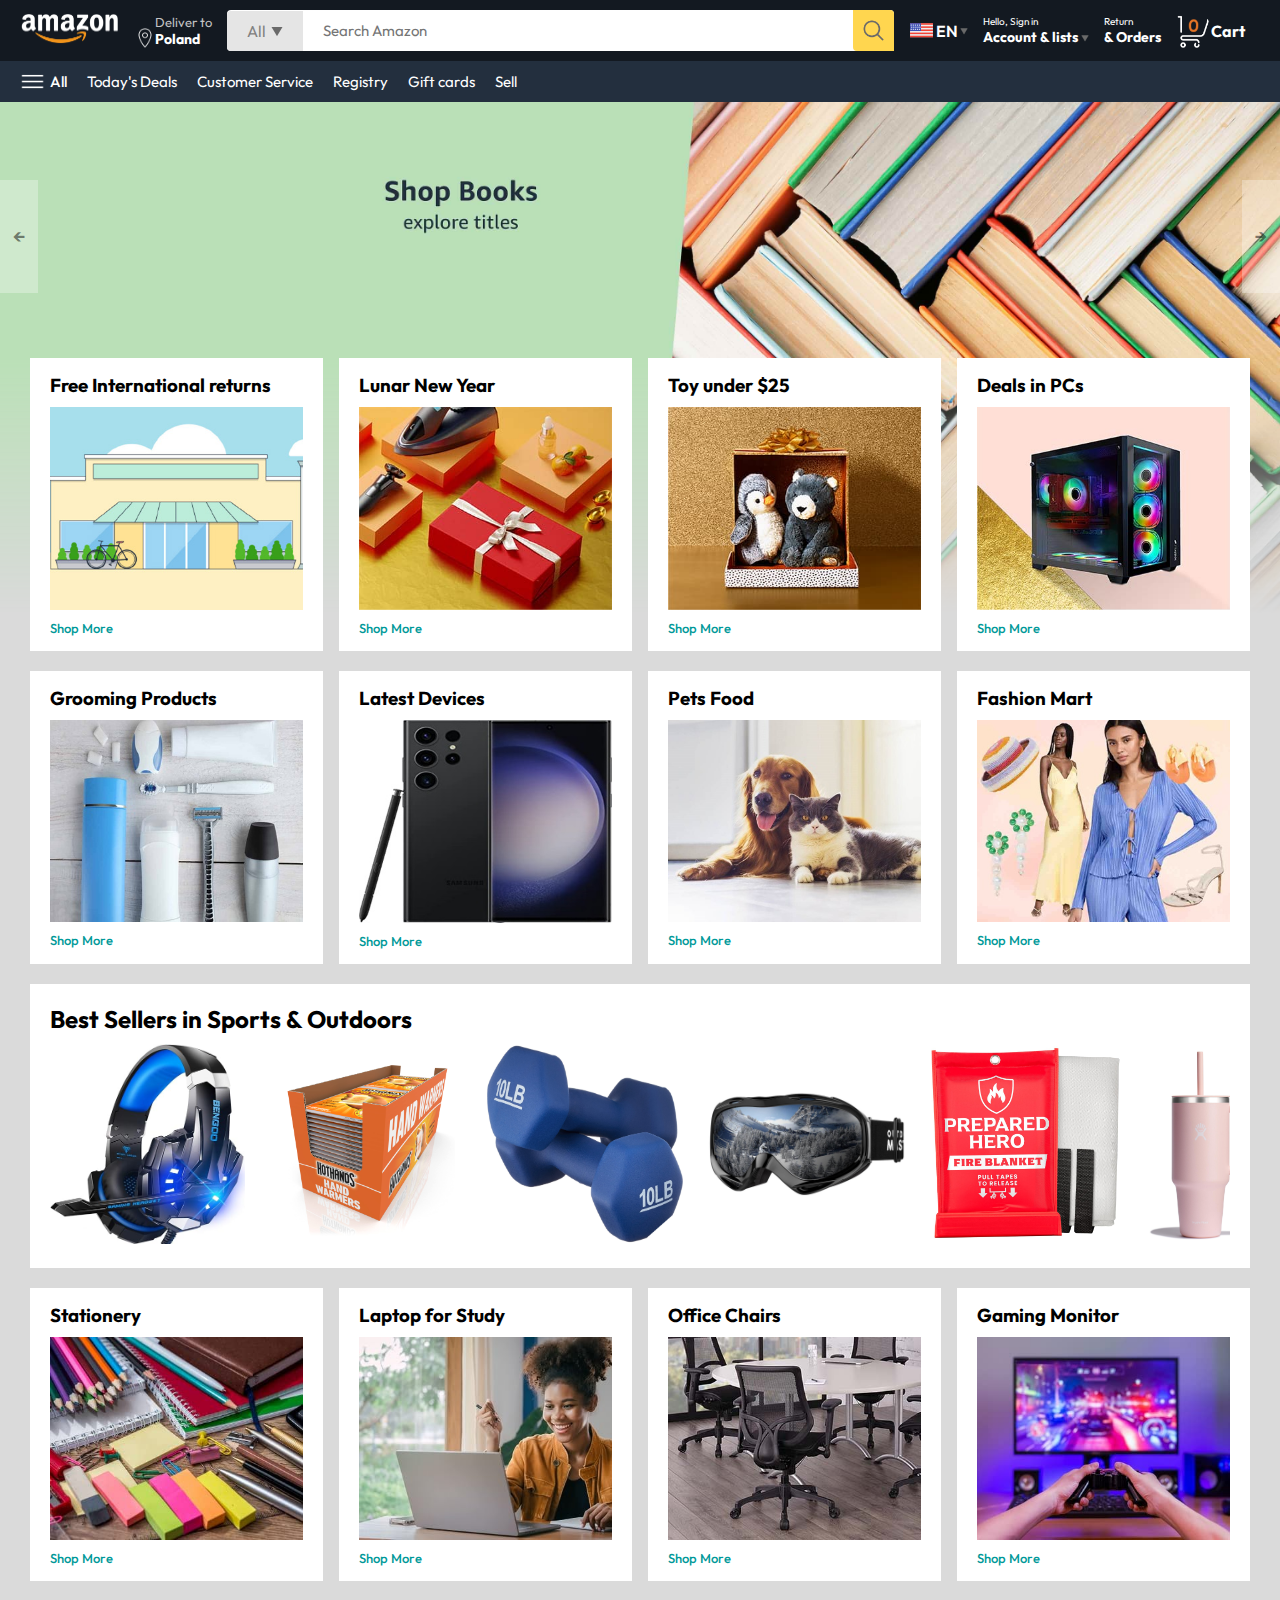
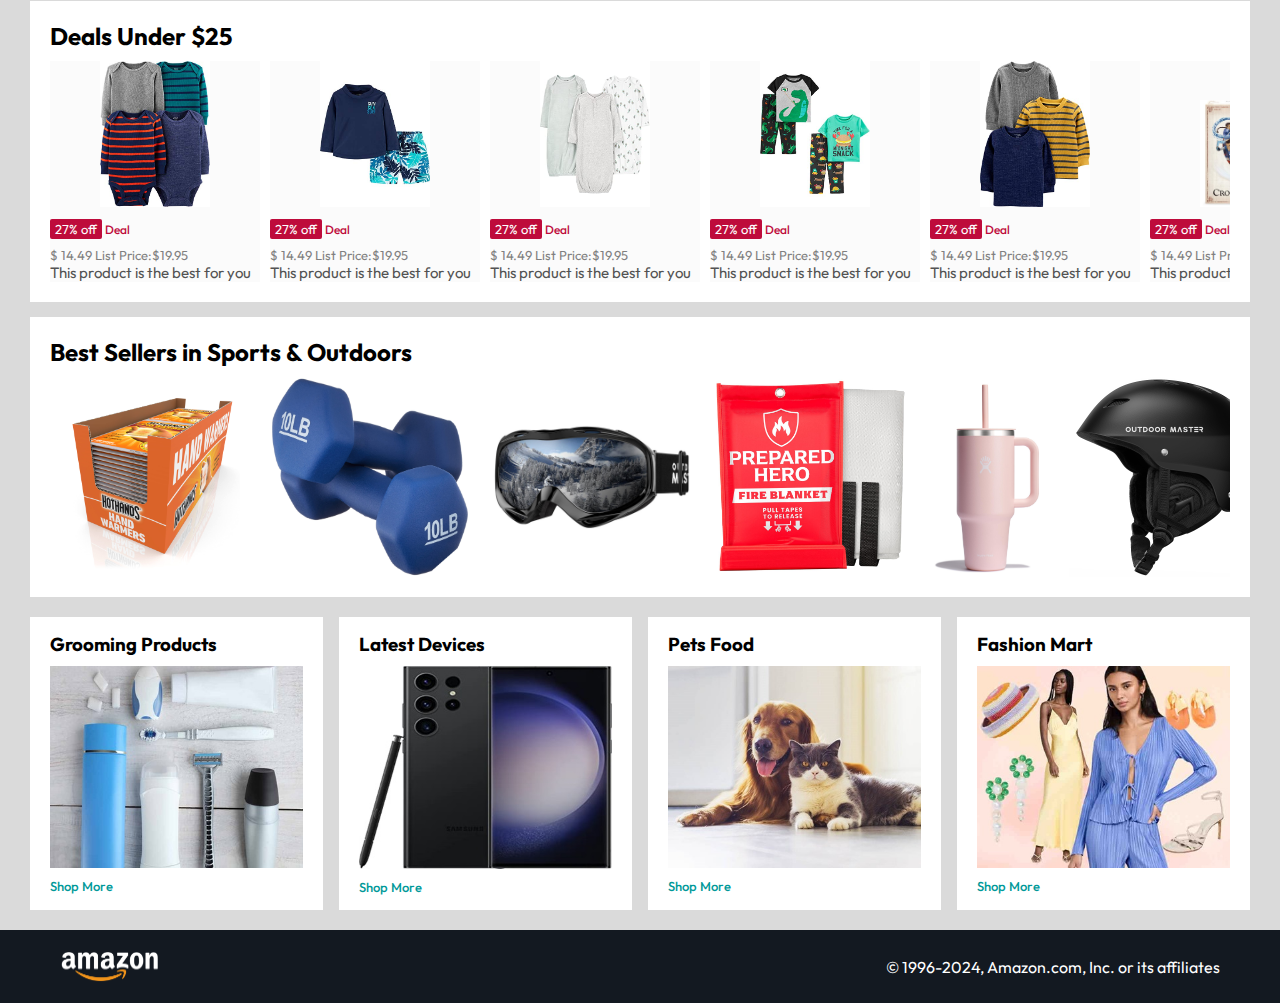
<file: index.html>
<!DOCTYPE html>
<html lang="en">

<head>
  <meta charset="UTF-8">
  <meta name="viewport" content="width=device-width, initial-scale=1.0">
  <meta name="google-site-verification" content="9UgR4Y1hCX5KnWYcCtBpdIIQM1XiqNJwWxtJFroRDK0" />
  <title>Amazon Clone</title>
  <link rel="stylesheet" href="./style.css">
</head>

<body>

  <!-- Navbar -->
  <nav>
    <a href="/"><img src="./assets/amazon_logo.png" width="100" alt=""></a>
    <div class="nav-country">
      <img src="./assets/location_icon.png" height="20px" alt="">
      <div>
        <p>Deliver to</p>
        <h1>Poland</h1>
      </div>
    </div>
    <div class="nav-search">
      <div class="nav-search-category">
        <p>All</p>
        <img src="./assets/dropdown_icon.png" height="12px" alt="">
      </div>
      <input type="text" class="nav-search-input" placeholder="Search Amazon">
      <img src="./assets/search_icon.png" class="nav-search-icon" alt="">
    </div>
    <div class="nav-language">
      <img src="./assets/us_flag.png" width="25px" alt="">
      <p>EN</p>
      <img src="./assets/dropdown_icon.png" width="8px" alt="">
    </div>
    <div class="nav-text">
      <p>Hello, Sign in</p>
      <h1>
        Account & lists
        <img src="./assets/dropdown_icon.png" width="8px" alt="">
      </h1>
    </div>
    <div class="nav-text">
      <p>Return</p>
      <h1>& Orders</h1>
    </div>
    <a href="" class="nav-cart">
      <img src="./assets/cart_icon.png" width="35px" alt="">
      <h4>Cart</h4>
    </a>
  </nav>

  <!-- Nav Bottom section -->
  <div class="nav-bottom">
    <div>
      <img src="./assets/menu_icon.png" width="25px" alt="">
      <p>All</p>
    </div>
    <p>Today's Deals</p>
    <p>Customer Service</p>
    <p>Registry</p>
    <p>Gift cards</p>
    <p>Sell</p>
  </div>

  <!-- Header Slider -->
  <div class="header-slider">
    <a href="#" class="control-prev">&#8592</a>
    <a href="#" class="control-next">&#8594</a>
    <ul>
      <img src="./assets/header1.jpg" class="header-img" alt="">
      <img src="./assets/header2.jpg" class="header-img" alt="">
      <img src="./assets/header3.jpg" class="header-img" alt="">
      <img src="./assets/header4.jpg" class="header-img" alt="">
      <img src="./assets/header5.jpg" class="header-img" alt="">
      <img src="./assets/header6.jpg" class="header-img" alt="">
    </ul>
  </div>

  <!-- 1st Box Row -->
  <div class="box-row header-box">
    <div class="box-col">
      <h3>Free International returns</h3>
      <img src="./assets/box1-1.jpg" alt="">
      <a href="/">Shop More</a>
    </div>
    <div class="box-col">
      <h3>Lunar New Year</h3>
      <img src="./assets/box1-2.jpg" alt="">
      <a href="/">Shop More</a>
    </div>
    <div class="box-col">
      <h3>Toy under $25</h3>
      <img src="./assets/box1-3.jpg" alt="">
      <a href="/">Shop More</a>
    </div>
    <div class="box-col">
      <h3>Deals in PCs</h3>
      <img src="./assets/box1-4.jpg" alt="">
      <a href="/">Shop More</a>
    </div>
  </div>

  <!-- 2nd Row Box -->
  <div class="box-row">
    <div class="box-col">
      <h3>Grooming Products</h3>
      <img src="./assets/box2-1.jpg" alt="">
      <a href="/">Shop More</a>
    </div>
    <div class="box-col">
      <h3>Latest Devices</h3>
      <img src="./assets/box2-2.jpg" alt="">
      <a href="/">Shop More</a>
    </div>
    <div class="box-col">
      <h3>Pets Food</h3>
      <img src="./assets/box2-3.jpg" alt="">
      <a href="/">Shop More</a>
    </div>
    <div class="box-col">
      <h3>Fashion Mart</h3>
      <img src="./assets/box2-4.jpg" alt="">
      <a href="/">Shop More</a>
    </div>
  </div>

  <!-- Products slider - 1 -->
  <div class="products-slider">
    <h2>Best Sellers in Sports & Outdoors</h2>
    <div class="products">
      <a href="/product.html">
      <img src="./assets/product_img.jpg" alt="">
    </a>
      <img src="./assets/product1-1.jpg" alt="">
      <img src="./assets/product1-2.jpg" alt="">
      <img src="./assets/product1-3.jpg" alt="">
      <img src="./assets/product1-4.jpg" alt="">
      <img src="./assets/product1-5.jpg" alt="">
      <img src="./assets/product1-6.jpg" alt="">
      <img src="./assets/product1-7.jpg" alt="">
      <img src="./assets/product1-8.jpg" alt="">
      <img src="./assets/product1-9.jpg" alt="">
      <img src="./assets/product1-10.jpg" alt="">
    </div>
  </div>

  <!-- 3rd Box Row -->
  <div class="box-row">
    <div class="box-col">
      <h3>Stationery</h3>
      <img src="./assets/box3-1.jpg" alt="">
      <a href="/">Shop More</a>
    </div>
    <div class="box-col">
      <h3>Laptop for Study</h3>
      <img src="./assets/box3-2.jpg" alt="">
      <a href="/">Shop More</a>
    </div>
    <div class="box-col">
      <h3>Office Chairs</h3>
      <img src="./assets/box3-3.jpg" alt="">
      <a href="/">Shop More</a>
    </div>
    <div class="box-col">
      <h3>Gaming Monitor</h3>
      <img src="./assets/box3-4.jpg" alt="">
      <a href="/">Shop More</a>
    </div>
  </div>

  <!-- Products slider with price -->
  <div class="products-slider-with-price">
    <h2>Deals Under $25</h2>
    <div class="products">
      <div class="product-card">
        <div class="product-img-container">
          <img src="./assets/product2-1.jpg" alt="">
        </div>
        <div class="product-offer">
          <p>27% off</p> <span>Deal</span>
        </div>
        <p class="product-price">$ <span>14.49</span> List Price:$19.95</p>
        <h4>This product is the best for you</h4>
      </div>
      <div class="product-card">
        <div class="product-img-container">
          <img src="./assets/product2-2.jpg" alt="">
        </div>
        <div class="product-offer">
          <p>27% off</p> <span>Deal</span>
        </div>
        <p class="product-price">$ <span>14.49</span> List Price:$19.95</p>
        <h4>This product is the best for you</h4>
      </div>
      <div class="product-card">
        <div class="product-img-container">
          <img src="./assets/product2-3.jpg" alt="">
        </div>
        <div class="product-offer">
          <p>27% off</p> <span>Deal</span>
        </div>
        <p class="product-price">$ <span>14.49</span> List Price:$19.95</p>
        <h4>This product is the best for you</h4>
      </div>
      <div class="product-card">
        <div class="product-img-container">
          <img src="./assets/product2-4.jpg" alt="">
        </div>
        <div class="product-offer">
          <p>27% off</p> <span>Deal</span>
        </div>
        <p class="product-price">$ <span>14.49</span> List Price:$19.95</p>
        <h4>This product is the best for you</h4>
      </div>
      <div class="product-card">
        <div class="product-img-container">
          <img src="./assets/product2-5.jpg" alt="">
        </div>
        <div class="product-offer">
          <p>27% off</p> <span>Deal</span>
        </div>
        <p class="product-price">$ <span>14.49</span> List Price:$19.95</p>
        <h4>This product is the best for you</h4>
      </div>
      <div class="product-card">
        <div class="product-img-container">
          <img src="./assets/product2-6.jpg" alt="">
        </div>
        <div class="product-offer">
          <p>27% off</p> <span>Deal</span>
        </div>
        <p class="product-price">$ <span>14.49</span> List Price:$19.95</p>
        <h4>This product is the best for you</h4>
      </div>
      <div class="product-card">
        <div class="product-img-container">
          <img src="./assets/product2-7.jpg" alt="">
        </div>
        <div class="product-offer">
          <p>27% off</p> <span>Deal</span>
        </div>
        <p class="product-price">$ <span>14.49</span> List Price:$19.95</p>
        <h4>This product is the best for you</h4>
      </div>
      <div class="product-card">
        <div class="product-img-container">
          <img src="./assets/product2-8.jpg" alt="">
        </div>
        <div class="product-offer">
          <p>27% off</p> <span>Deal</span>
        </div>
        <p class="product-price">$ <span>14.49</span> List Price:$19.95</p>
        <h4>This product is the best for you</h4>
      </div>
      <div class="product-card">
        <div class="product-img-container">
          <img src="./assets/product2-9.jpg" alt="">
        </div>
        <div class="product-offer">
          <p>27% off</p> <span>Deal</span>
        </div>
        <p class="product-price">$ <span>14.49</span> List Price:$19.95</p>
        <h4>This product is the best for you</h4>
      </div>
      <div class="product-card">
        <div class="product-img-container">
          <img src="./assets/product2-10.jpg" alt="">
        </div>
        <div class="product-offer">
          <p>27% off</p> <span>Deal</span>
        </div>
        <p class="product-price">$ <span>14.49</span> List Price:$19.95</p>
        <h4>This product is the best for you</h4>
      </div>
      <div class="product-card">
        <div class="product-img-container">
          <img src="./assets/product2-11.jpg" alt="">
        </div>
        <div class="product-offer">
          <p>27% off</p> <span>Deal</span>
        </div>
        <p class="product-price">$ <span>14.49</span> List Price:$19.95</p>
        <h4>This product is the best for you</h4>
      </div>
    </div>
  </div>

<!------------Products slider - 2-------------->

  <div class="products-slider">
    <h2>Best Sellers in Sports & Outdoors</h2>
    <div class="products">
      <img src="./assets/product1-1.jpg" alt="">
      <img src="./assets/product1-2.jpg" alt="">
      <img src="./assets/product1-3.jpg" alt="">
      <img src="./assets/product1-4.jpg" alt="">
      <img src="./assets/product1-5.jpg" alt="">
      <img src="./assets/product1-6.jpg" alt="">
      <img src="./assets/product1-7.jpg" alt="">
      <img src="./assets/product1-8.jpg" alt="">
      <img src="./assets/product1-9.jpg" alt="">
      <img src="./assets/product1-10.jpg" alt="">
    </div>
  </div>

<!-----------Box row-4------------>

<div class="box-row">
  <div class="box-col">
    <h3>Grooming Products</h3>
    <img src="./assets/box2-1.jpg" alt="">
    <a href="/">Shop More</a>
  </div>
  <div class="box-col">
    <h3>Latest Devices</h3>
    <img src="./assets/box2-2.jpg" alt="">
    <a href="/">Shop More</a>
  </div>
  <div class="box-col">
    <h3>Pets Food</h3>
    <img src="./assets/box2-3.jpg" alt="">
    <a href="/">Shop More</a>
  </div>
  <div class="box-col">
    <h3>Fashion Mart</h3>
    <img src="./assets/box2-4.jpg" alt="">
    <a href="/">Shop More</a>
  </div>
</div>

<!------------footer----------->
  <footer>
    <img src="./assets/amazon_logo.png" width="100" alt="">
    <p>© 1996-2024, Amazon.com, Inc. or its affiliates</p>
  </footer>

  <script src="./script.js"></script>
</body>

</html>
</file>
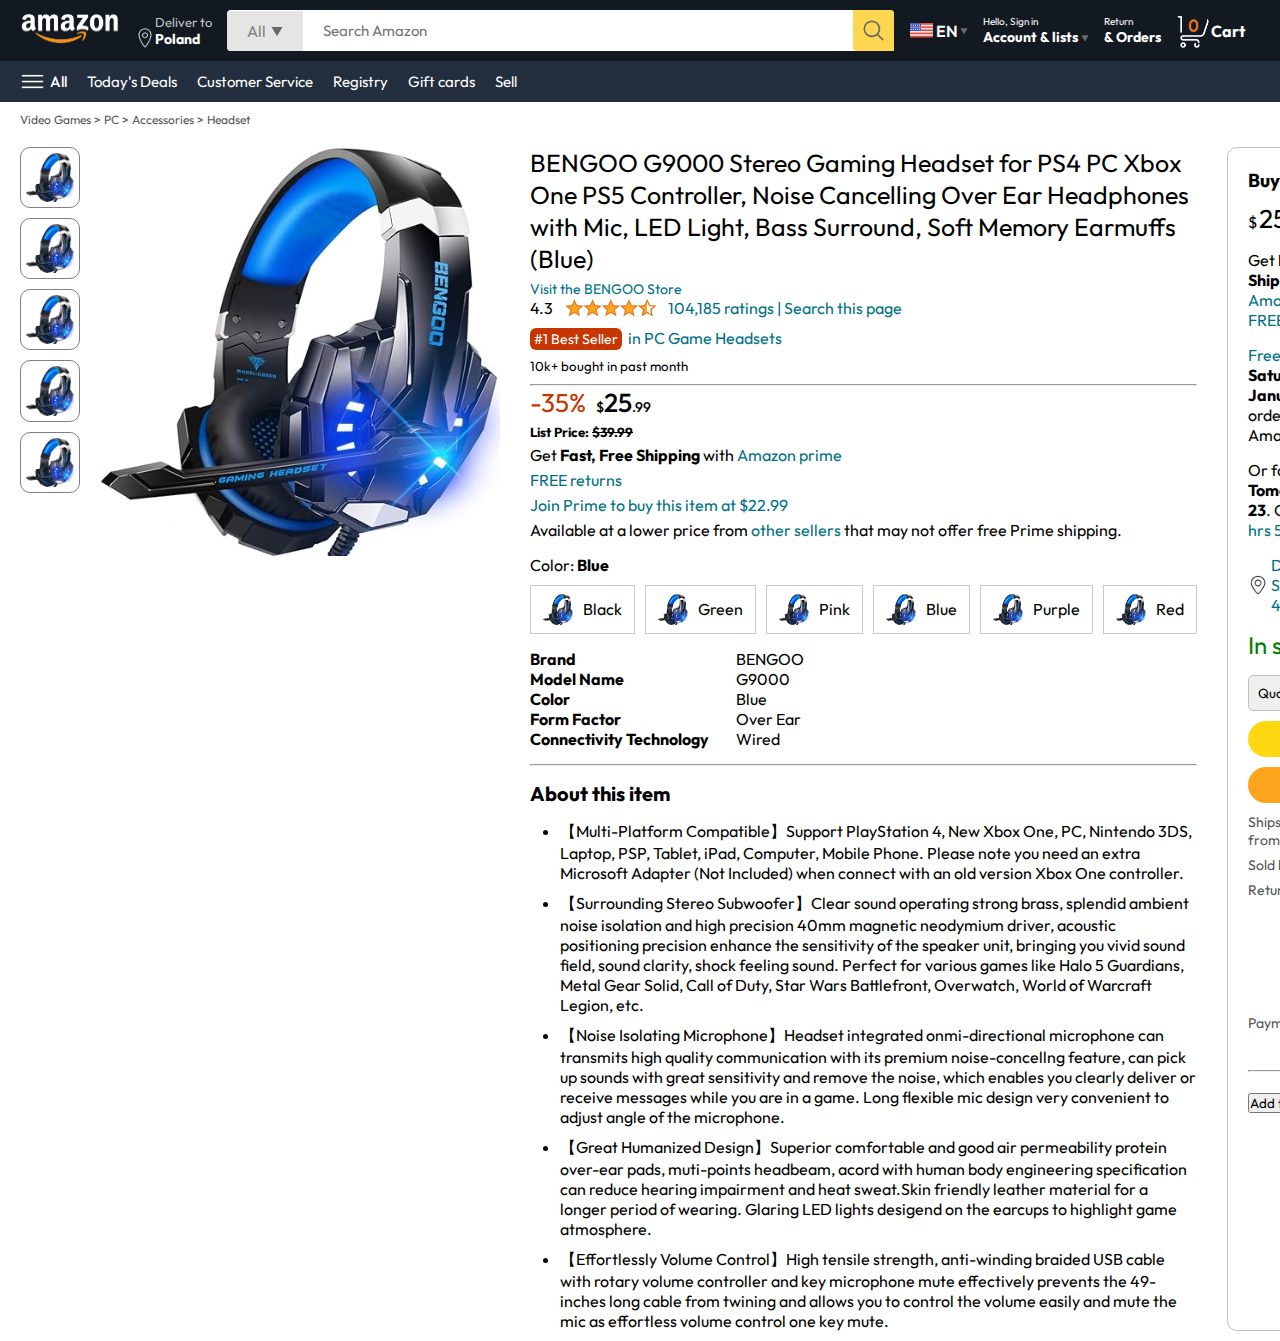
<file: product.html>
<!DOCTYPE html>
<html lang="en">
  <head>
    <meta charset="UTF-8" />
    <meta name="viewport" content="width=device-width, initial-scale=1.0" />
    <title>Product Page</title>
    <link rel="stylesheet" href="./style.css" />
    <link rel="stylesheet" href="./Product.css" />
  </head>
  <body>
    <!-- Navbar -->
    <nav>
      <a href="/"><img src="./assets/amazon_logo.png" width="100" alt="" /></a>
      <div class="nav-country">
        <img src="./assets/location_icon.png" height="20px" alt="" />
        <div>
          <p>Deliver to</p>
          <h1>Poland</h1>
        </div>
      </div>
      <div class="nav-search">
        <div class="nav-search-category">
          <p>All</p>
          <img src="./assets/dropdown_icon.png" height="12px" alt="" />
        </div>
        <input
          type="text"
          class="nav-search-input"
          placeholder="Search Amazon"
        />
        <img src="./assets/search_icon.png" class="nav-search-icon" alt="" />
      </div>
      <div class="nav-language">
        <img src="./assets/us_flag.png" width="25px" alt="" />
        <p>EN</p>
        <img src="./assets/dropdown_icon.png" width="8px" alt="" />
      </div>
      <div class="nav-text">
        <p>Hello, Sign in</p>
        <h1>
          Account & lists
          <img src="./assets/dropdown_icon.png" width="8px" alt="" />
        </h1>
      </div>
      <div class="nav-text">
        <p>Return</p>
        <h1>& Orders</h1>
      </div>
      <a href="" class="nav-cart">
        <img src="./assets/cart_icon.png" width="35px" alt="" />
        <h4>Cart</h4>
      </a>
    </nav>

    <!-- Nav Bottom section -->
    <div class="nav-bottom">
      <div>
        <img src="./assets/menu_icon.png" width="25px" alt="" />
        <p>All</p>
      </div>
      <p>Today's Deals</p>
      <p>Customer Service</p>
      <p>Registry</p>
      <p>Gift cards</p>
      <p>Sell</p>
    </div>

    <!-----------Breadcrum------------->
    <p class="breadcrum">Video Games > PC > Accessories > Headset</p>
    <div class="product-display">
      <div class="product-d-image">
        <div class="product-icons">
          <img src="./assets/product_img.jpg" width="60" alt="" />
          <img src="./assets/product_img.jpg" width="60" alt="" />
          <img src="./assets/product_img.jpg" width="60" alt="" />
          <img src="./assets/product_img.jpg" width="60" alt="" />
          <img src="./assets/product_img.jpg" width="60" alt="" />
        </div>
        <div class="product-main-image">
          <img src="./assets/product_img.jpg" width="400" alt="" />
        </div>
      </div>
      <div class="product-d-details">
        <p class="product-title">
          BENGOO G9000 Stereo Gaming Headset for PS4 PC Xbox One PS5 Controller,
          Noise Cancelling Over Ear Headphones with Mic, LED Light, Bass
          Surround, Soft Memory Earmuffs (Blue)
        </p>
        <p class="brand-store">Visit the BENGOO Store</p>
        <div class="product-rating">
          <div>
            <div>
              4.3 <img src="./assets/rating_img.png" height="20px" alt="" />
            </div>
            <p>104,185 ratings | Search this page</p>
          </div>
          <p><span>#1 Best Seller</span>in PC Game Headsets</p>
          <h5>10k+ bought in past month</h5>
          <hr />
        </div>
        <div class="product-d-price">
          <div>
            <p>-35%</p>
            <h1>$<span>25</span>.99</h1>
          </div>
          <h5>List Price: <span>$39.99</span></h5>
          <p>Get <b>Fast, Free Shipping</b> with <span>Amazon prime</span></p>
          <p><span>FREE returns</span></p>
          <p><span>Join Prime to buy this item at $22.99</span></p>
          <p>
            Available at a lower price from <span>other sellers </span>that may
            not offer free Prime shipping.
          </p>
        </div>
        <div class="product-color-selection">
          <p>Color: <b>Blue</b></p>
          <div class="product-color-option">
            <div class="option">
              <img src="./assets/product_img.jpg" alt="" width="30px" />
              <p>Black</p>
            </div>
            <div class="option">
              <img src="./assets/product_img.jpg" alt="" width="30px" />
              <p>Green</p>
            </div>
            <div class="option">
              <img src="./assets/product_img.jpg" alt="" width="30px" />
              <p>Pink</p>
            </div>
            <div class="option">
              <img src="./assets/product_img.jpg" alt="" width="30px" />
              <p>Blue</p>
            </div>
            <div class="option">
              <img src="./assets/product_img.jpg" alt="" width="30px" />
              <p>Purple</p>
            </div>
            <div class="option">
              <img src="./assets/product_img.jpg" alt="" width="30px" />
              <p>Red</p>
            </div>
          </div>
        </div>
        <div class="product-info">
          <p><b>Brand</b></p>
          <p>BENGOO</p>
          <p><b>Model Name</b></p>
          <p>G9000</p>
          <p><b>Color</b></p>
          <p>Blue</p>
          <p><b>Form Factor</b></p>
          <p>Over Ear</p>
          <p><b>Connectivity Technology</b></p>
          <p>Wired</p>
        </div>
        <hr />
        <div class="product-discription">
          <h1>About this item</h1>
          <ul>
            <li>
              【Multi-Platform Compatible】Support PlayStation 4, New Xbox One,
              PC, Nintendo 3DS, Laptop, PSP, Tablet, iPad, Computer, Mobile
              Phone. Please note you need an extra Microsoft Adapter (Not
              Included) when connect with an old version Xbox One controller.
            </li>
            <li>
              【Surrounding Stereo Subwoofer】Clear sound operating strong
              brass, splendid ambient noise isolation and high precision 40mm
              magnetic neodymium driver, acoustic positioning precision enhance
              the sensitivity of the speaker unit, bringing you vivid sound
              field, sound clarity, shock feeling sound. Perfect for various
              games like Halo 5 Guardians, Metal Gear Solid, Call of Duty, Star
              Wars Battlefront, Overwatch, World of Warcraft Legion, etc.
            </li>
            <li>
              【Noise Isolating Microphone】Headset integrated onmi-directional
              microphone can transmits high quality communication with its
              premium noise-concellng feature, can pick up sounds with great
              sensitivity and remove the noise, which enables you clearly
              deliver or receive messages while you are in a game. Long flexible
              mic design very convenient to adjust angle of the microphone.
            </li>
            <li>
              【Great Humanized Design】Superior comfortable and good air
              permeability protein over-ear pads, muti-points headbeam, acord
              with human body engineering specification can reduce hearing
              impairment and heat sweat.Skin friendly leather material for a
              longer period of wearing. Glaring LED lights desigend on the
              earcups to highlight game atmosphere.
            </li>
            <li>
              【Effortlessly Volume Control】High tensile strength, anti-winding
              braided USB cable with rotary volume controller and key microphone
              mute effectively prevents the 49-inches long cable from twining
              and allows you to control the volume easily and mute the mic as
              effortless volume control one key mute.
            </li>
          </ul>
        </div>
      </div>
      <div class="product-d-purchase">
        <div class="title">
          <h3>Buy New:</h3>
          <img src="./assets/circle_icon.png" alt="" width="20px" />
        </div>
        <h1 class="price">$<span>25</span>.99</h1>
        <div class="gap">
          <p>Get <b>Fast, Free Shipping</b> with <span>Amazon Prime</span></p>
          <p><span>FREE Returns</span></p>
        </div>
        <div class="gap">
          <p><span>Free Delivery</span> <b>Saturday</b>,</p>
          <p><b>January 27</b> on orders shipped by Amazon over $35</p>
        </div>
        <div class="gap">
          <p>
            Or fastest delivery <b>Tomorrow</b>, <b>January 23</b>. Order within
            <span>10 hrs 56 mins</span>
          </p>
        </div>
        <div class="delivery-location">
          <img src="./assets/location_icon_dark.png" alt="" width="20px" />
          <p><span>Deliver to Sobiekursk, 05-480</span></p>
        </div>
        <h2 class="product-stock">In stock</h2>
        <select class="product-quantity">
          <option value="1">Quantity: 1</option>
          <option value="1">Quantity: 2</option>
          <option value="1">Quantity: 3</option>
        </select>
        <button class="btn">Add to Cart</button>
        <button class="btn product-buy">Buy Now</button>
        <div class="product-seller-info">
          <p>Ships from</p>
          <p><span>Amazon</span></p>
          <p>Sold by</p>
          <p><span>Bengoo Inc</span></p>
          <p>Returns</p>
          <p>
            <span
              >Eligible for Return, Refund or Replacement within 30 days of
              receipt</span
            >
          </p>
          <p>Payment</p>
          <p><span>Secure transaction</span></p>
        </div>
        <hr />
        <button>Add to List</button>
      </div>
    </div>
  </body>
</html>
</file>
<file: style.css>
/* ----------------Goggle Font-------------------- */
@import url("https://fonts.googleapis.com/css2?family=Outfit:wght@100..900&display=swap");

/* ----------------Universal selector--------------- */

* {
  padding: 0;
  margin: 0;
  box-sizing: border-box;
  font-family: "Outfit", sans-serif;
}

body {
  background: #dadada;
}
a {
  text-decoration: none;
  color: inherit;
}

/* ----------------Navbar------------------ */

nav {
  display: flex;
  align-items: center;
  justify-content: space-between;
  background: #131921;
  padding: 10px 20px;
  color: #fff;
}
.nav-country {
  display: flex;
  align-items: end;
  margin-left: 15px;
  font-size: 13px;
  color: #c4c4c4;
}
.nav-country h1 {
  color: #fff;
  font-size: 14px;
}
.nav-search {
  flex: 1;
  display: flex;
  align-items: center;
  background: white;
  color: gray;
  max-width: 1000px;
  border-radius: 4px;
  margin-left: 15px;
}
.nav-search-category {
  display: flex;
  align-items: center;
  padding: 10px 20px;
  gap: 5px;
  background: #e5e5e5;
  border-radius: 4px 0 0 4px;
}
.nav-search-input {
  border: none;
  outline: none;
  padding-left: 20px;
  width: 100%;
  font-size: 15px;
}
.nav-search-icon {
  max-width: 41px;
  padding: 8px;
  background: #ffd64f;
  border-radius: 0 4px 0 4px;
}
.nav-language {
  display: flex;
  align-items: center;
  gap: 2px;
  font-weight: 600;
  margin-left: 15px;
}
.nav-text {
  margin-left: 15px;
}
.nav-text p {
  font-size: 10px;
}
.nav-text h1 {
  font-size: 14px;
}
.nav-cart {
  display: flex;
  align-items: center;
  margin: 0px 15px;
}

/* ---------------Nav Bottom Section------------------ */

.nav-bottom {
  display: flex;
  align-items: center;
  gap: 20px;
  padding: 8px 20px;
  background: #232f3e;
  color: white;
  font-size: 15px;
}
.nav-bottom div {
  display: flex;
  align-items: center;
  gap: 5px;
  font-weight: 500;
}

/* ------------header-slider----------- */

.header-slider ul {
  display: flex;
  overflow-y: hidden;
}
.header-img {
  max-width: 100%;
  mask-image: linear-gradient(to bottom, #000000 50%, transparent 100%);
}
.header-slider a {
  position: absolute;
  top: 20%;
  z-index: 1;
  padding: 5vh 1vw;
  background: #ffffff4f;
  color: #0000007b;
  text-decoration: none;
  font-weight: 600;
  font-size: 18px;
  cursor: pointer;
}
.control-next {
  right: 0;
}

/* Box Row */

.box-row {
  display: flex;
  flex-wrap: wrap;
  row-gap: 20px;
  justify-content: space-between;
  margin: 20px 30px;
}
.box-col {
  display: flex;
  flex-direction: column;
  gap: 10px;
  padding: 15px 20px;
  background: #fff;
  max-width: 24%;
  min-height: 200px;
  z-index: 1;
}
.box-col a {
  font-size: 13px;
  color: #009999;
  font-weight: 500;
}
.header-box {
  margin-top: -20vw;
}

/* products-slider */

.products-slider {
  background: white;
  margin: 0 30px;
  padding: 20px;
  margin-bottom: 15px;
}
.products-slider .products {
  display: flex;
  overflow-x: auto;
  gap: 20px;
  margin-top: 10px;
}
.products-slider .products img {
  max-width: 200px;
  max-height: 200px;
}
.products-slider .products::-webkit-scrollbar {
  display: none;
}

/* ---------------Product slide with price---------------- */

.products-slider-with-price {
  background: white;
  margin: 0 30px;
  padding: 20px;
  margin-bottom: 15px;
}
.products-slider-with-price .products {
  display: flex;
  overflow-x: auto;
  gap: 10px;
  margin-top: 10px;
}
.products-slider-with-price .products::-webkit-scrollbar {
  display: none;
}
.product-card {
  display: flex;
  flex-direction: column;
  justify-content: end;
  min-width: 210px;
  background: #fbfbfb;
}
.product-card img {
  width: 110px;
  margin: 0 50px;
}
.product-offer p {
  background: #be0b3b;
  color: white;
  display: inline-block;
  padding: 2px 5px;
  border-radius: 2px;
  margin: 8px 0;
  font-size: 13px;
}
.product-offer span {
  color: #be0b3b;
  font-size: 12px;
  font-weight: 500;
}
.product-price {
  color: gray;
  font-size: 13px;
}
.product-card h4 {
  color: #525252;
  font-size: 15px;
  font-weight: 400;
}

/* ---------footer--------- */
footer {
  display: flex;
  justify-content: space-between;
  align-items: center;
  color: #fff;
  background: #131921;
  padding: 20px 60px;
}
</file>
<file: Product.css>
body {
  background: white;
}
.breadcrum {
  padding: 10px 20px;
  font-size: 12px;
  color: #565656;
}
.product-display {
  min-height: 100%;
  padding: 10px 20px;
  display: flex;
}
.product-d-image {
  display: flex;
  gap: 20px;
}
.product-icons {
  display: flex;
  flex-direction: column;
  gap: 10px;
}
.product-icons img {
  border: 1px solid gray;
  border-radius: 10px;
  padding: 5px;
}
.product-d-details {
  margin: 0 30px;
}
.product-title {
  font-size: 25px;
}
.brand-store {
  margin-top: 5px;
  color: #007185;
  font-size: 14px;
}
.product-rating {
  display: flex;
  flex-direction: column;
  gap: 10px;
}
.product-rating div {
  display: flex;
  align-items: center;
  gap: 10px;
}
.product-rating p {
  color: #007185;
}
.product-rating p span {
  color: white;
  background: #c73500;
  padding: 2px 4px;
  border-radius: 6px;
  font-size: 14px;
  margin-right: 6px;
}
.product-rating h5 {
  font-weight: 400;
}
.product-d-price {
  display: flex;
  flex-direction: column;
  gap: 5px;
}
.product-d-price div {
  display: flex;
  align-items: center;
  gap: 10px;
  margin: 10px o;
}
.product-d-price div p {
  font-size: 26px;
  color: #c73500;
}
.product-d-price div h1 {
  font-size: 14px;
  font-weight: 500;
}
.product-d-price div h1 span {
  font-size: 26px;
  font-weight: 500;
}
.product-d-price div h5 {
  color: #565656;
  font-weight: 400;
}
.product-d-price h5 span {
  text-decoration: line-through;
}
.product-d-price p span {
  color: #007185;
}
.product-color-selection {
  margin: 15px 0;
}
.product-color-option {
  display: flex;
  justify-content: space-between;
  gap: 10px;
  margin-top: 10px;
}
.option {
  display: flex;
  align-items: center;
  padding: 8px 12px;
  border: 1px solid #cbcbcb;
  gap: 10px;
}
.product-info {
  display: grid;
  grid-template-columns: auto auto;
  max-width: 300px;
  margin-bottom: 15px;
}
.product-discription h1 {
  font-size: 20px;
  margin: 15px 0;
}
.product-discription ul {
  display: flex;
  flex-direction: column;
  gap: 10px;
  margin-left: 30px;
}
.product-d-purchase {
  width: 100%;
  max-width: 280px;
  border: 1px solid #c1c1c1;
  border-radius: 10px;
  padding: 20px;
}
.product-d-purchase .title {
  display: flex;
  justify-content: space-between;
  align-items: center;
}
.product-d-purchase .price {
  font-size: 16px;
  font-weight: 400;
  margin: 10px 0;
}
.product-d-purchase .price span {
  font-size: 26px;
  padding: 2px;
}
.product-d-purchase .gap {
  margin: 15px 0;
}
.product-d-purchase p span {
  color: #007185;
}
.delivery-location {
  display: flex;
  align-items: center;
  gap: 3px;
}
.product-stock {
  margin: 15px 0;
  color: green;
  font-weight: 400;
}
.product-quantity {
  padding: 8px 5px;
  outline: none;
  width: 100%;
  border-radius: 5px;
  background: #efefef;
  border-color: #c1c1c1;
}
.product-d-purchase .btn {
  outline: none;
  border: none;
  background: #ffd814;
  width: 100%;
  padding: 10px 0;
  margin-top: 10px;
  border-radius: 50px;
  cursor: pointer;
}
.product-d-purchase .product-buy {
  background: #ffa41c;
}
.product-seller-info {
  margin-top: 10px;
  display: grid;
  grid-template-columns: auto auto;
  gap: 7px;
  font-size: 14px;
  color: #565656;
}
.product-seller-info span {
  color: #007185;
}
.product-d-purchase hr{
  margin: 20px 0;
}
</file>
